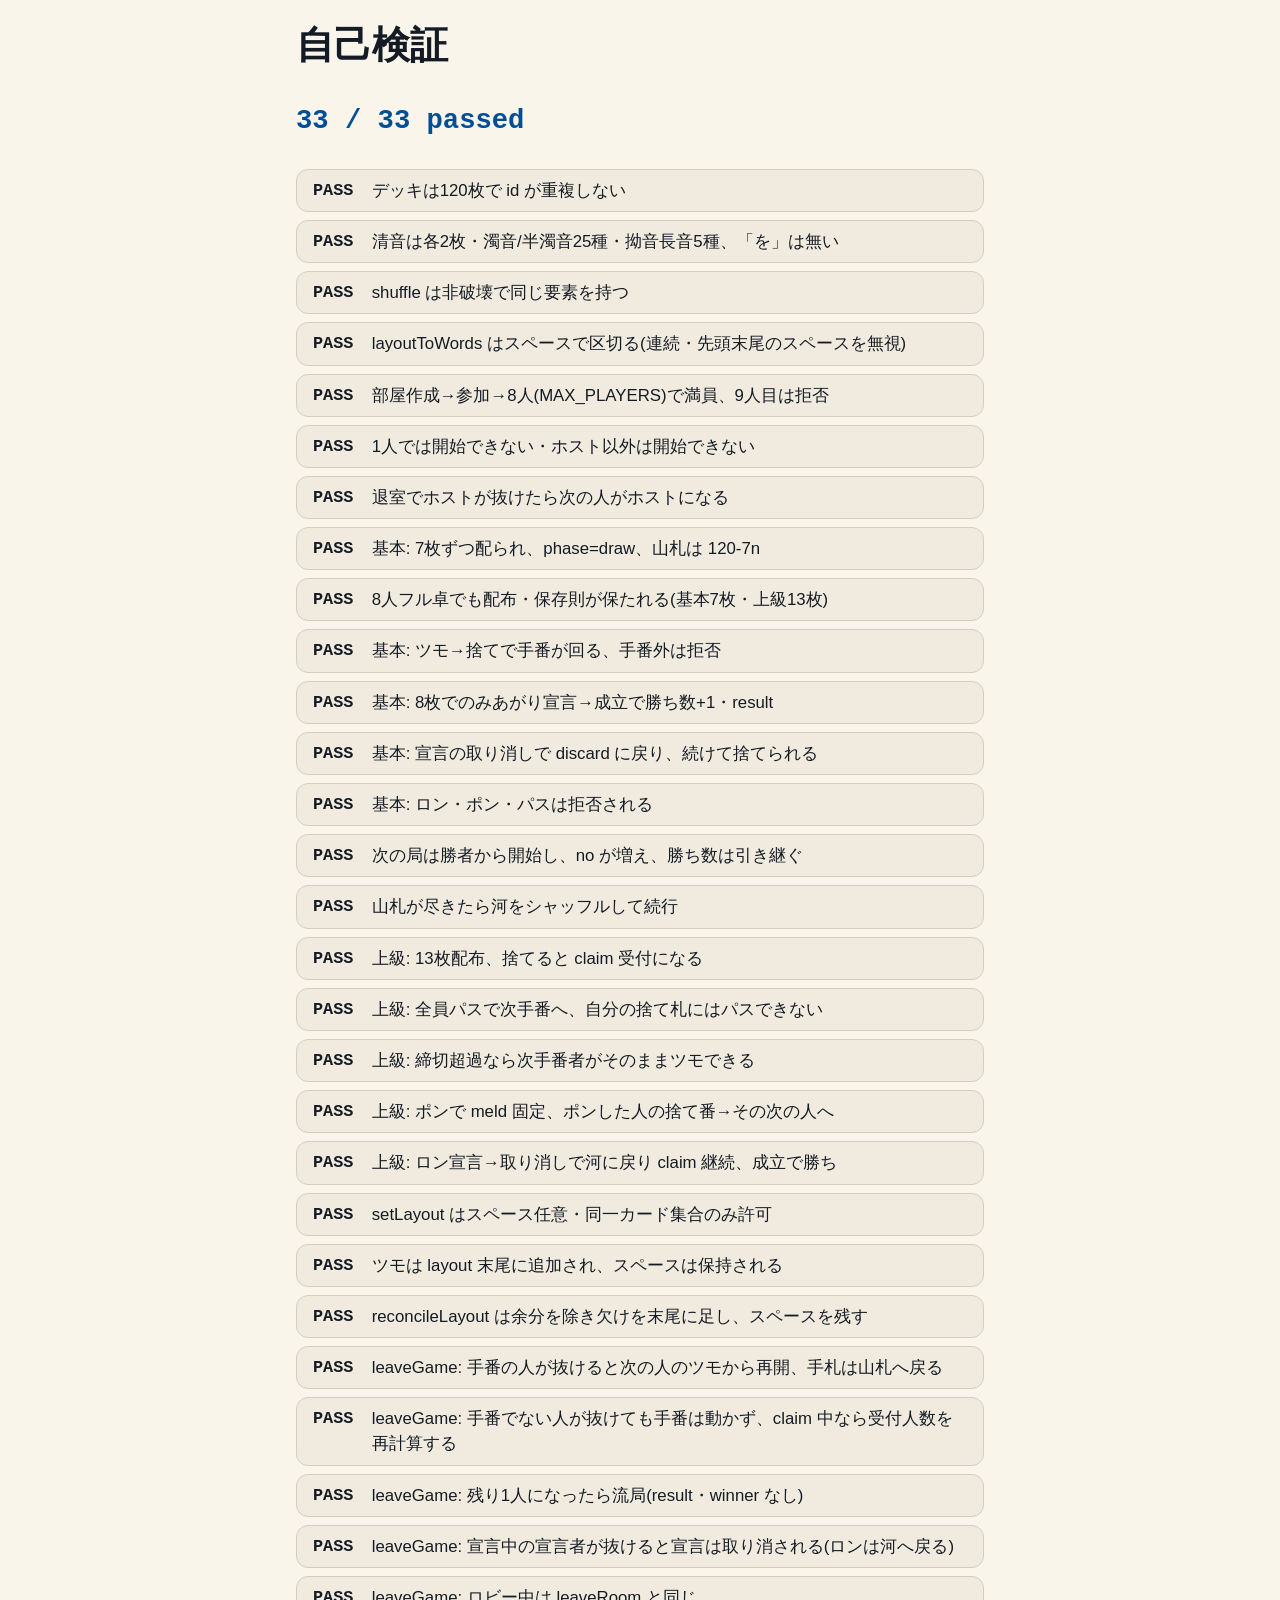
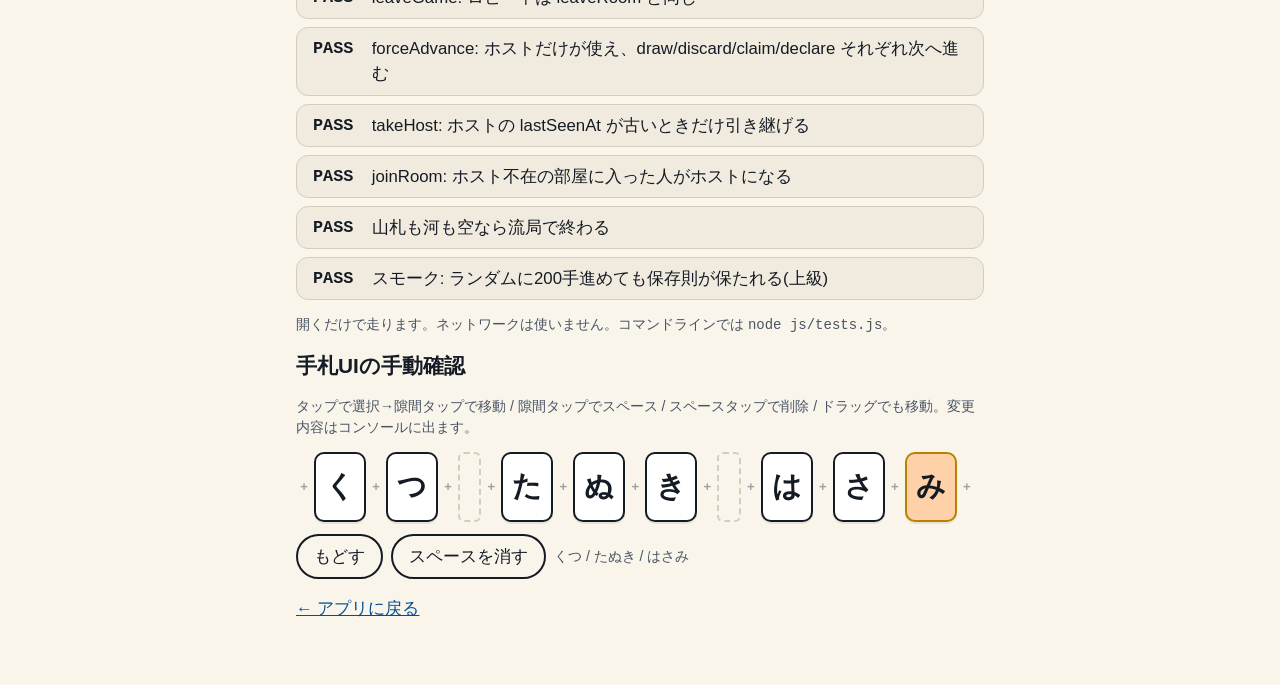
<file: tests.html>
<!DOCTYPE html>
<html lang="ja">
<head>
<meta charset="utf-8">
<meta name="viewport" content="width=device-width, initial-scale=1">
<title>自己検証 — ひらがじゃん</title>
<link rel="stylesheet" href="css/tokens.css">
<link rel="stylesheet" href="css/style.css">
<style>
  .tests__summary { font-family: var(--font-mono); font-size: var(--text-xl); font-weight: 700; }
  .tests__summary[data-ok="true"]  { color: var(--color-accent-2-deep); }
  .tests__summary[data-ok="false"] { color: var(--color-accent-3-deep); }
  .tests__list { list-style: none; margin: 0; padding: 0; display: flex; flex-direction: column; gap: var(--space-2xs); }
  .tests__item { display: grid; grid-template-columns: 5ch minmax(0, 1fr); gap: var(--space-xs);
                 padding: var(--space-2xs) var(--space-sm); border: 1px solid var(--color-rule);
                 border-radius: var(--radius-input); background: var(--color-paper-2); }
  .tests__mark { font-family: var(--font-mono); font-weight: 700; }
  .tests__item[data-ok="false"] { border-color: var(--color-accent-3); }
  .tests__detail { display: block; font-family: var(--font-mono); font-size: var(--text-xs); color: var(--color-ink-2); overflow-wrap: anywhere; }
</style>
</head>
<body>
<main>
  <h1>自己検証</h1>
  <p class="tests__summary" id="summary">実行中…</p>
  <ul class="tests__list" id="list"></ul>
  <p class="muted">開くだけで走ります。ネットワークは使いません。コマンドラインでは <code>node js/tests.js</code>。</p>

  <h2>手札UIの手動確認</h2>
  <p class="muted">タップで選択→隙間タップで移動 / 隙間タップでスペース / スペースタップで削除 / ドラッグでも移動。変更内容はコンソールに出ます。</p>
  <div id="demo-hand"></div>
  <div class="row" style="margin-top: var(--space-xs)">
    <button id="demo-undo">もどす</button>
    <button id="demo-clear">スペースを消す</button>
    <span id="demo-words" class="muted"></span>
  </div>
  <p><a href="index.html">← アプリに戻る</a></p>
</main>

<script src="js/cards.js"></script>
<script src="js/game-logic.js"></script>
<script src="js/hand-ui.js"></script>
<script src="js/tests.js"></script>
<script>
  (function () {
    const results = window.HiragajanTestResults || [];
    const list = document.getElementById('list');
    const summary = document.getElementById('summary');
    let pass = 0;
    results.forEach((r) => {
      if (r.ok) pass++;
      const li = document.createElement('li');
      li.className = 'tests__item';
      li.dataset.ok = String(r.ok);
      const mark = document.createElement('span');
      mark.className = 'tests__mark';
      mark.textContent = r.ok ? 'PASS' : 'FAIL';
      const body = document.createElement('span');
      body.textContent = r.name;
      if (!r.ok) {
        const d = document.createElement('span');
        d.className = 'tests__detail';
        d.textContent = r.detail;
        body.appendChild(d);
      }
      li.appendChild(mark);
      li.appendChild(body);
      list.appendChild(li);
    });
    summary.textContent = pass + ' / ' + results.length + ' passed';
    summary.dataset.ok = String(pass === results.length);

    // hand-ui デモ
    const words = document.getElementById('demo-words');
    const layout = ['く1', 'つ1', '_', 'た1', 'ぬ1', 'き1', '_', 'は1', 'さ1', 'み1'];
    const editor = HandUI.createHandEditor(document.getElementById('demo-hand'), {
      layout,
      onChange: (l) => { console.log('layout', l); words.textContent = Cards.layoutToWords(l).join(' / '); },
      onSelect: (id) => console.log('select', id),
    });
    editor.setLayout(layout, { drawn: 'み1' });
    words.textContent = Cards.layoutToWords(layout).join(' / ');
    document.getElementById('demo-undo').addEventListener('click', () => editor.undo());
    document.getElementById('demo-clear').addEventListener('click', () => editor.clearSpaces());
  })();
</script>
</body>
</html>
</file>
<file: css/tokens.css>
/* Hallmark · component: design-tokens (designed-as-app, no marketing macrostructure)
 * genre: playful · theme: Hum (carried from 02_動物将棋・08_flip7, retuned for this app)
 * roles: accent=主操作(ツモ/捨てる) · accent-2=手番/情報 · accent-3=宣言・ポン・ロン(注意) · mint=成立
 * pre-emit critique: P4 H4 E4 S4 R4 V3 (component-scope: variety axis n/a — token set, not a page)
 */
:root {
  /* paper — washi(和紙)を思わせる温かいクリーム。純白は使わない */
  --color-paper: oklch(97% 0.014 90);
  --color-paper-2: oklch(94% 0.018 90);
  --color-paper-3: oklch(90% 0.022 90);

  /* ink — 墨を思わせる藍寄りの黒。純黒は使わない */
  --color-ink: oklch(22% 0.02 260);
  --color-ink-2: oklch(44% 0.03 260);
  --color-rule: oklch(85% 0.02 90);
  --color-focus: oklch(58% 0.19 250);

  /* accent — 主操作(ツモ・捨てる)。かるたの金地を思わせる暖色 */
  --color-accent: oklch(82% 0.15 85);
  --color-accent-deep: oklch(64% 0.16 85);
  --color-accent-ink: oklch(24% 0.03 85);

  /* accent-2 — 手番・情報表示。藍色 */
  --color-accent-2: oklch(58% 0.14 250);
  --color-accent-2-deep: oklch(42% 0.14 250);
  --color-accent-2-ink: oklch(97% 0.01 250);

  /* accent-3 — 宣言・ポン・ロンなど注意を引く操作。朱色 */
  --color-accent-3: oklch(60% 0.20 27);
  --color-accent-3-deep: oklch(46% 0.19 27);
  --color-accent-3-ink: oklch(98% 0.006 27);

  /* mint — 成立(勝利)。翡翠色 */
  --color-mint: oklch(75% 0.14 165);
  --color-mint-deep: oklch(56% 0.13 165);
  --color-mint-ink: oklch(20% 0.03 165);

  /* table — ゲーム画面の「机」。木目を思わせる暖色の卓面(ページ全体のクリーム紙とは別の面) */
  --color-table: oklch(53% 0.055 55);
  --color-table-2: oklch(40% 0.05 50);
  --color-table-edge: oklch(28% 0.045 45);
  --color-table-ink: oklch(96% 0.014 90);
  --color-seat-0: var(--color-accent-deep);
  --color-seat-1: var(--color-accent-2);
  --color-seat-2: var(--color-accent-3);
  --color-seat-3: var(--color-mint-deep);

  /* type — 兄弟プロジェクトと揃える(index.html で読み込み済み) */
  --font-display: "Plus Jakarta Sans", "M PLUS Rounded 1c", sans-serif;
  --font-body: "M PLUS Rounded 1c", "Plus Jakarta Sans", sans-serif;
  --font-mono: "JetBrains Mono", monospace;

  --text-xs: 0.75rem;
  --text-sm: 0.875rem;
  --text-md: 1.05rem;
  --text-lg: 1.3rem;
  --text-xl: 1.7rem;
  --text-display: clamp(1.7rem, 3vw + 1rem, 2.4rem);
  --text-display-s: clamp(1.4rem, 2.4vw + 0.9rem, 1.9rem);

  /* 4pt spacing scale */
  --space-3xs: 0.25rem;
  --space-2xs: 0.5rem;
  --space-xs: 0.75rem;
  --space-sm: 1rem;
  --space-md: 1.5rem;
  --space-lg: 2rem;
  --space-xl: 3rem;
  --space-2xl: 4.5rem;

  /* radii — Hum は角丸テーマ、直角は使わない */
  --radius-card: 20px;
  --radius-pill: 999px;
  --radius-input: 12px;
  --radius-cell: 10px;

  /* motion */
  --ease-spring: cubic-bezier(0.34, 1.56, 0.64, 1);
  --ease-snap: cubic-bezier(0.22, 1, 0.36, 1);
  --ease-out: cubic-bezier(0.16, 1, 0.3, 1);
  --dur-short: 120ms;
  --dur-med: 220ms;

  /* card shadow — 手札を軽く持ち上げる用 */
  --shadow-card: 0 2px 0 rgba(0, 0, 0, 0.08);
  --shadow-lift: 0 6px 14px rgba(0, 0, 0, 0.18);
}

@media (prefers-reduced-motion: reduce) {
  :root { --dur-short: 1ms; --dur-med: 1ms; }
}
</file>
<file: css/style.css>
/* Hallmark · macrostructure: designed-as-app (Lobby → Wait → Game, no marketing macrostructure)
 * genre: playful · theme: Hum (retuned, see tokens.css)
 * pre-emit critique: P4 H4 E4 S4 R4 V3
 *
 * UI/UX 方針: 「今なにをすべきか」が一目で分かることを最優先にする。
 *   - ガイドバナー常設(#banner) / 主操作ボタンは1つ大きく(#actions) / 捨て札は2段階選択
 *   - タップ領域44px以上 / 横スクロール禁止 / 手札は2段折り返しでスマホ幅に収まる
 * 色は必ず var(--color-*) 経由で参照する。
 */

*, *::before, *::after { box-sizing: border-box; }

html { -webkit-text-size-adjust: 100%; overflow-x: clip; }
body {
  margin: 0;
  font-family: var(--font-body);
  font-size: var(--text-md);
  color: var(--color-ink);
  background: var(--color-paper);
  line-height: 1.5;
  overflow-x: clip;
}

.hidden { display: none !important; }

main { max-width: 720px; margin: 0 auto; padding: var(--space-sm) var(--space-sm) var(--space-xl); }

h1 { font-family: var(--font-display); font-size: var(--text-display); margin: 0 0 var(--space-sm); overflow-wrap: anywhere; }
h2 { font-size: var(--text-lg); margin: 0 0 var(--space-xs); display: flex; align-items: center; gap: var(--space-3xs); }

a { color: var(--color-accent-2-deep); }

button {
  font: inherit;
  min-height: 44px;
  padding: var(--space-2xs) var(--space-sm);
  border: 2px solid var(--color-ink);
  border-radius: var(--radius-pill);
  background: var(--color-paper);
  color: var(--color-ink);
  cursor: pointer;
  transition: transform var(--dur-short) var(--ease-snap), box-shadow var(--dur-short) var(--ease-snap), opacity var(--dur-short) var(--ease-out);
}
button:hover:not(:disabled) { transform: translateY(-1px); box-shadow: var(--shadow-card); }
button:active:not(:disabled) { transform: translateY(0); box-shadow: none; }
button:focus-visible, input:focus-visible, select:focus-visible {
  outline: 3px solid var(--color-focus);
  outline-offset: 2px;
}
button:disabled { opacity: 0.4; cursor: not-allowed; transform: none; box-shadow: none; }
button.primary { background: var(--color-accent); border-color: var(--color-accent-deep); color: var(--color-accent-ink); font-weight: 800; }
button.danger { background: var(--color-accent-3); border-color: var(--color-accent-3-deep); color: var(--color-accent-3-ink); font-weight: 800; }
button.ok { background: var(--color-mint); border-color: var(--color-mint-deep); color: var(--color-mint-ink); font-weight: 800; }
button.btn-lg { width: 100%; font-size: var(--text-lg); padding-block: var(--space-xs); }
button.btn-sm { min-height: 36px; padding: var(--space-3xs) var(--space-xs); font-size: var(--text-sm); }

input[type="text"], select {
  font: inherit;
  min-height: 44px;
  padding: var(--space-2xs) var(--space-xs);
  border: 2px solid var(--color-rule);
  border-radius: var(--radius-input);
  background: white;
  color: var(--color-ink);
  width: 100%;
}

.row { display: flex; flex-wrap: wrap; gap: var(--space-2xs); align-items: center; }
.center-row { justify-content: center; }
.center-text { text-align: center; }
.spacer { flex: 1 1 auto; }
.card-box { background: var(--color-paper-2); border-radius: var(--radius-card); padding: var(--space-sm); margin-bottom: var(--space-sm); }
.muted { color: var(--color-ink-2); font-size: var(--text-sm); }
.error { color: var(--color-accent-3-deep); font-weight: 700; min-height: 1.5em; }

/* ---- ヒーロー(ロビー見出し) ---- */
.hero { text-align: center; margin-bottom: var(--space-md); }
.hero__kicker { margin: 0; font-size: var(--text-sm); font-weight: 700; letter-spacing: 0.08em; color: var(--color-ink-2); }
.hero__title { font-family: var(--font-display); font-size: var(--text-display); margin: var(--space-3xs) 0; overflow-wrap: anywhere; }
.hero__lead { margin: 0; color: var(--color-ink-2); }
.hero--compact { margin-bottom: var(--space-sm); }

.status-pill {
  text-align: center; font-size: var(--text-sm); color: var(--color-ink-2);
  margin: 0 0 var(--space-sm);
}

.field-label { display: block; font-weight: 700; margin-bottom: var(--space-3xs); }

/* ---- ルール選択トグル ---- */
.mode-toggle { display: grid; grid-template-columns: 1fr 1fr; gap: var(--space-2xs); margin-bottom: var(--space-xs); }
.mode-option {
  position: relative; display: flex; flex-direction: column; gap: 2px;
  padding: var(--space-xs); border: 2px solid var(--color-rule); border-radius: var(--radius-input);
  background: white; cursor: pointer; transition: border-color var(--dur-short) var(--ease-out), background var(--dur-short) var(--ease-out);
}
.mode-option input { position: absolute; top: var(--space-2xs); right: var(--space-2xs); width: 20px; height: 20px; margin: 0; }
.mode-option--checked, .mode-option:has(input:checked) { border-color: var(--color-accent-deep); background: var(--color-paper-3); background: color-mix(in oklch, var(--color-accent) 22%, white); }
.mode-option:has(input:focus-visible) { outline: 3px solid var(--color-focus); outline-offset: 2px; }
.mode-option__title { font-weight: 800; font-size: var(--text-md); padding-right: 24px; }
.mode-option__desc { font-size: var(--text-xs); color: var(--color-ink-2); }

.settings-row { margin-bottom: var(--space-sm); }

/* ---- 練習モード(ロビー) ---- */
.practice-divider { display: flex; align-items: center; gap: var(--space-xs); margin: var(--space-sm) 0; color: var(--color-ink-2); font-size: var(--text-xs); }
.practice-divider::before, .practice-divider::after { content: ''; flex: 1; height: 1px; background: var(--color-rule); }
.practice-row { margin-bottom: var(--space-2xs); }
.practice-row button { flex: 1 1 auto; }
.check-pill, .select-pill {
  display: inline-flex; align-items: center; gap: var(--space-3xs);
  padding: var(--space-2xs) var(--space-xs); border: 2px solid var(--color-rule); border-radius: var(--radius-pill);
  background: white; font-size: var(--text-sm); min-height: 44px;
}
.check-pill input { width: 20px; height: 20px; }
.select-pill select { width: auto; min-height: 36px; padding: var(--space-3xs) var(--space-2xs); }

.code-input {
  font-family: var(--font-mono); font-size: var(--text-xl); letter-spacing: 0.3em; text-align: center;
  max-width: 9ch;
}

/* ---- ことばの説明(details) ---- */
.glossary { margin: var(--space-md) 0; }
.glossary summary { cursor: pointer; font-weight: 700; padding: var(--space-2xs) 0; }
.glossary dl { margin: var(--space-2xs) 0 0; }
.glossary dt { font-weight: 800; color: var(--color-accent-2-deep); }
.glossary dd { margin: 0 0 var(--space-2xs); color: var(--color-ink-2); font-size: var(--text-sm); }
.footer-link { text-align: center; }

/* ---- 待機画面 ---- */
.room-code { font-family: var(--font-mono); font-size: var(--text-display); letter-spacing: 0.15em; margin: 0; font-weight: 800; }
.player-list { list-style: none; margin: 0 0 var(--space-2xs); padding: 0; display: flex; flex-direction: column; gap: var(--space-3xs); }
.player-list li { padding: var(--space-2xs) var(--space-xs); background: white; border-radius: var(--radius-input); border: 2px solid var(--color-rule); font-weight: 700; }
.settings-summary { color: var(--color-ink-2); font-size: var(--text-sm); margin: var(--space-2xs) 0 0; }

/* ---- ガイドバナー: 今なにをすべきかを常に1行で ---- */
.banner {
  position: sticky; top: 0; z-index: 20;
  padding: var(--space-xs) var(--space-sm);
  background: var(--color-paper-3);
  border-radius: 0 0 var(--radius-input) var(--radius-input);
  box-shadow: var(--shadow-card);
  font-weight: 800; text-align: center;
  transition: background var(--dur-med) var(--ease-out), color var(--dur-med) var(--ease-out);
}
.banner--mine { background: var(--color-accent); color: var(--color-accent-ink); }
.banner--claim { background: var(--color-accent-3); color: var(--color-accent-3-ink); }

/* ---- 机(共有エリア): みんなで囲んでいる机のイメージ ---- */
.table {
  position: relative;
  padding: var(--space-sm) var(--space-sm) var(--space-md);
  border-radius: var(--radius-card) var(--radius-card) var(--space-2xs) var(--space-2xs);
  border: 5px solid var(--color-table-edge);
  border-bottom-width: 2px;
  background: var(--color-table);
  background:
    radial-gradient(120% 90% at 50% -20%, color-mix(in oklch, var(--color-table) 55%, white) 0%, var(--color-table) 55%, var(--color-table-2) 100%);
  box-shadow: inset 0 0 22px rgba(0, 0, 0, 0.28), var(--shadow-card);
  overflow: hidden;
}
.table::before {
  /* 木目のような、ごく薄い筋。実在の質感を主張しすぎない程度に */
  content: '';
  position: absolute; inset: 0;
  background-image: repeating-linear-gradient(97deg, rgba(255, 255, 255, 0.035) 0 2px, transparent 2px 7px);
  pointer-events: none;
}
.table__meta {
  position: relative; justify-content: center; gap: var(--space-sm); margin-bottom: var(--space-xs);
  color: var(--color-table-ink); font-size: var(--text-sm); font-weight: 700;
  text-shadow: 0 1px 2px rgba(0, 0, 0, 0.35);
}
.table__meta strong { color: var(--color-table-ink); }
.hud__mode { font-weight: 800; }
.table__meta .btn-sm { min-height: 32px; background: var(--color-paper); border-color: var(--color-table-edge); text-shadow: none; }
.hud__leave { margin-left: auto; }

.table__center { position: relative; display: flex; flex-direction: column; align-items: center; gap: 2px; margin-top: var(--space-2xs); }
.deck-stack { position: relative; width: 34px; height: 46px; }
.deck-stack__card {
  position: absolute; inset: 0; border-radius: 6px;
  background: linear-gradient(150deg, var(--color-ink-2), var(--color-ink));
  border: 2px solid var(--color-table-edge);
  box-shadow: 0 2px 4px rgba(0, 0, 0, 0.3);
}
.deck-stack__card--2 { transform: translate(3px, 3px) rotate(5deg); opacity: 0.85; }
.deck-stack__card--1 { transform: translate(-2px, -1px) rotate(-4deg); }
.deck-label { margin: 2px 0 0; font-weight: 800; font-size: var(--text-sm); color: var(--color-table-ink); text-shadow: 0 1px 2px rgba(0, 0, 0, 0.35); }

/* ---- 手札(hand-ui.js が生成) ---- */
.hand {
  display: flex; flex-wrap: wrap; align-items: center;
  gap: 2px; row-gap: var(--space-2xs);
  --card-w: clamp(38px, 9vw, 52px);
  --card-h: calc(var(--card-w) * 1.35);
  --card-font: calc(var(--card-w) * 0.55);
}
/* 自分の手札(lg)は2段に折り返さず、収まらない分は横スクロールで見る */
/* 自分の手札の見せ方(#hand-cols-input で選択、既定は自動=折り返し)。
 * data-cols="0": 自動 — 幅いっぱいで自然に折り返す(何行になってもよい)
 * data-cols="1": 1列 — 折り返さず横スクロール
 * data-cols="2〜4": その枚数でだいたい折り返す(--hand-cols を使って幅を制限) */
.hand[data-size="lg"] {
  flex-wrap: wrap;
}
.hand[data-size="lg"][data-cols="1"] {
  flex-wrap: nowrap;
  overflow-x: auto;
  overflow-y: hidden;
  overscroll-behavior-x: contain;
  -webkit-overflow-scrolling: touch;
  padding-bottom: var(--space-3xs);
}
.hand[data-size="lg"][data-cols]:not([data-cols="0"]):not([data-cols="1"]) {
  width: calc(var(--hand-cols, 2) * (var(--card-w) + 20px));
  max-width: 100%;
}
.hand[data-size="sm"] { --card-w: clamp(20px, 5.5vw, 30px); gap: 1px; }
.hand[data-size="sm"] .card { border-width: 1px; border-radius: 4px; }

.card {
  display: inline-flex; align-items: center; justify-content: center; flex-shrink: 0;
  width: var(--card-w); height: var(--card-h); min-height: 0; padding: 0;
  font-size: var(--card-font); font-weight: 800; line-height: 1; font-family: var(--font-display);
  background: white; color: var(--color-ink);
  border: 2px solid var(--color-ink); border-radius: var(--radius-cell);
  box-shadow: var(--shadow-card);
  touch-action: pan-y; user-select: none; -webkit-user-select: none;
  transition: transform var(--dur-short) var(--ease-snap), box-shadow var(--dur-short) var(--ease-snap);
}
/* 選択中(=捨てる候補)は「捨てる」と同じ朱色で示す。手番・情報の藍色(accent-2)とは混同させない */
.card--selected { transform: translateY(-8px); border-color: var(--color-accent-3-deep); box-shadow: 0 6px 0 var(--color-accent-3); }
.card--drawn { border-color: var(--color-accent-deep); background: var(--color-accent); background: color-mix(in oklch, var(--color-accent) 55%, white); }
.card--highlight { border-color: var(--color-accent-3-deep); box-shadow: 0 0 0 3px var(--color-accent-3); }
.card--dragging { opacity: 0.3; }
.card--ghost { opacity: 0.92; transform-origin: center; box-shadow: var(--shadow-lift); }
/* 捨てるゾーンの上にドラッグしている間、持ち上げているカード自体も朱色にして「捨てる」ことを予告する */
.card--ghost-drop { border-color: var(--color-accent-3-deep) !important; background: var(--color-accent-3) !important; background: color-mix(in oklch, var(--color-accent-3) 30%, white) !important; transform: scale(1.08); }
.card--back { background: var(--color-ink-2); border-color: var(--color-ink); }

.space {
  width: calc(var(--card-w) * 0.45); height: var(--card-h); min-height: 0; padding: 0; flex-shrink: 0;
  border: 2px dashed var(--color-rule); border-radius: 6px; background: transparent;
}
.hand[data-size="sm"] .space { border-width: 1px; }

/* 挿入スロット: 「+」を常時薄く表示してスペースを入れられることに気づけるようにする。
 * 選択中・ドラッグ中は「ここに移動」の意味に変わるので + を消し、色で示す。
 * 手番・情報を示す藍色(accent-2)や捨てる/宣言を示す朱色(accent-3)とは役割が違う
 * 「並べ替え」の操作なので、どちらとも混同しないよう墨色(ink)の濃淡だけで示す。 */
.slot {
  width: 16px; height: var(--card-h); min-height: 0; padding: 0; flex-shrink: 0;
  border: none; border-radius: 4px; background: transparent;
  position: relative;
  transition: background var(--dur-short) var(--ease-out), width var(--dur-short) var(--ease-out);
}
.slot::after {
  content: '+';
  position: absolute; inset: 0;
  display: flex; align-items: center; justify-content: center;
  font-size: 13px; font-weight: 800; line-height: 1;
  color: var(--color-ink-2);
  opacity: 0.5;
  pointer-events: none;
}
.hand[data-size="sm"] .slot::after { font-size: 10px; }
.hand--selecting .slot, .hand--dragging .slot { background: var(--color-ink-2); opacity: 0.28; width: 22px; }
.hand--selecting .slot::after, .hand--dragging .slot::after { content: ''; }
.hand--selecting .slot:hover, .slot--over { opacity: 1 !important; background: var(--color-ink) !important; width: 26px !important; }

/* 固定 meld */
.meld { display: inline-flex; gap: 1px; padding: 3px; border: 2px solid var(--color-accent-3); border-radius: var(--radius-cell); margin-right: var(--space-2xs); background: var(--color-paper-3); background: color-mix(in oklch, var(--color-accent-3) 12%, white); }

/* ---- 他プレイヤー欄: 机の上に置かれた席のイメージ ---- */
.others-grid { position: relative; display: grid; grid-template-columns: repeat(auto-fit, minmax(150px, 1fr)); gap: var(--space-2xs); }
.player {
  border: 2px solid var(--color-rule); border-radius: var(--radius-card);
  padding: var(--space-2xs) var(--space-xs); background: var(--color-paper);
  box-shadow: 0 3px 8px rgba(0, 0, 0, 0.2);
  transition: border-color var(--dur-med) var(--ease-out), box-shadow var(--dur-med) var(--ease-out), transform var(--dur-med) var(--ease-out);
  min-width: 0;
}
.player--turn { border-color: var(--color-accent-2); box-shadow: 0 0 0 3px var(--color-accent-2), 0 4px 10px rgba(0, 0, 0, 0.25); transform: translateY(-2px); }
.player__name { font-weight: 800; overflow-wrap: anywhere; }

/* 名前の頭文字バッジ。誰が誰か一目で分かるように色分けする */
.seat-avatar {
  display: inline-flex; align-items: center; justify-content: center; flex-shrink: 0;
  width: 26px; height: 26px; border-radius: 50%;
  font-weight: 800; font-size: var(--text-xs);
  background: var(--color-seat-0); color: white;
}
.seat-avatar--0 { background: var(--color-seat-0); }
.seat-avatar--1 { background: var(--color-seat-1); }
.seat-avatar--2 { background: var(--color-seat-2); }
.seat-avatar--3 { background: var(--color-seat-3); }

/* 手札や場札(meld)と混同しないよう、捨て札は薄いグレーの箱にラベル付きで囲む */
.discard-pile {
  margin-top: var(--space-2xs); padding: var(--space-2xs) var(--space-xs);
  background: var(--color-paper-3); border-radius: var(--radius-input);
}
.discard-pile__label { margin: 0 0 2px; font-size: var(--text-xs); font-weight: 700; color: var(--color-ink-2); }
.discard-pile__empty { font-size: var(--text-xs); color: var(--color-ink-2); }
.discards { display: flex; flex-wrap: wrap; gap: 1px; }
.discards .card { filter: saturate(0.7) brightness(0.98); } /* 手札のカードと見た目で区別する */
.discards .card:last-child.card--last { border-color: var(--color-accent-3-deep); box-shadow: 0 0 0 2px var(--color-accent-3); filter: none; }

/* 手札の下のヒント */
.hand-hint { margin: var(--space-3xs) 0 0; font-size: var(--text-xs); color: var(--color-ink-2); }

/* 捨てるゾーン: カードをドラッグして落とす、または選んでからタップして確定する共通の窓口。
 * 「選択中カード」と同じ朱色を使い、視覚的に「ここに置けば捨てられる」と繋がるようにする。 */
.discard-zone {
  width: 100%; margin-top: var(--space-xs);
  min-height: 48px;
  display: flex; align-items: center; justify-content: center; text-align: center;
  padding: var(--space-2xs) var(--space-sm);
  border: 2px dashed var(--color-rule); border-radius: var(--radius-input);
  background: var(--color-paper-3); color: var(--color-ink-2);
  font-size: var(--text-sm); font-weight: 700;
  transition: background var(--dur-med) var(--ease-out), border-color var(--dur-med) var(--ease-out),
              color var(--dur-med) var(--ease-out), transform var(--dur-short) var(--ease-snap);
}
.discard-zone--active {
  border-style: solid; border-color: var(--color-accent-3-deep); cursor: pointer;
  background: var(--color-paper-3); background: color-mix(in oklch, var(--color-accent-3) 16%, white); color: var(--color-accent-3-deep);
}
.discard-zone--over {
  background: var(--color-accent-3); border-color: var(--color-accent-3-deep);
  color: var(--color-accent-3-ink); transform: scale(1.03);
}

/* ---- 自分の席: 机の手前に手札を広げているイメージ。机と地続きに見せる ---- */
.seat--me {
  position: relative;
  margin: 0 0 var(--space-sm);
  padding: var(--space-sm);
  background: var(--color-paper-2);
  border: 3px solid var(--color-table-edge);
  border-top-width: 0;
  border-radius: var(--space-2xs) var(--space-2xs) var(--radius-card) var(--radius-card);
  box-shadow: 0 6px 14px rgba(0, 0, 0, 0.12);
}
.hand-cols-row { margin-bottom: var(--space-2xs); }

/* ---- 主操作エリア(画面下に固定) ---- */
.actions {
  position: sticky; bottom: 0; z-index: 10;
  display: flex; flex-wrap: wrap; gap: var(--space-2xs); justify-content: center;
  padding: var(--space-xs); background: var(--color-paper);
  border-top: 2px solid var(--color-rule);
}
.actions button.primary, .actions button.danger:first-child { flex: 1 1 60%; font-size: var(--text-lg); }

/* ---- あがり宣言・言葉プレビュー ---- */
.modal { position: fixed; inset: 0; z-index: 100; display: flex; align-items: center; justify-content: center; background: rgba(30, 24, 10, 0.55); padding: var(--space-sm); }
.modal__box { background: var(--color-paper); border-radius: var(--radius-card); padding: var(--space-md); max-width: 640px; width: 100%; box-shadow: var(--shadow-lift); }
.words { display: flex; flex-wrap: wrap; gap: var(--space-sm); justify-content: center; margin: var(--space-sm) 0; }
.words--preview { background: var(--color-paper-2); border-radius: var(--radius-input); padding: var(--space-xs); margin-bottom: var(--space-2xs); }
.word { font-size: var(--text-display-s); font-weight: 800; font-family: var(--font-display); padding: var(--space-2xs) var(--space-sm); border: 3px solid var(--color-ink); border-radius: var(--radius-input); background: white; overflow-wrap: anywhere; }
.word--meld { border-color: var(--color-accent-3); background: var(--color-paper-3); background: color-mix(in oklch, var(--color-accent-3) 10%, white); }

.toast {
  position: fixed; left: 50%; bottom: 90px; transform: translateX(-50%); z-index: 200;
  background: var(--color-ink); color: var(--color-paper); padding: var(--space-2xs) var(--space-sm);
  border-radius: var(--radius-pill); font-size: var(--text-sm); max-width: 90vw; text-align: center;
  box-shadow: var(--shadow-lift);
}

/* ---- モバイル(必須): 横スクロール禁止・タップ領域確保は上記で満たしている ---- */
@media (max-width: 420px) {
  main { padding-inline: var(--space-2xs); }
  .mode-toggle { grid-template-columns: 1fr; }
  .hud { gap: var(--space-xs); font-size: var(--text-xs); }
}
</file>
